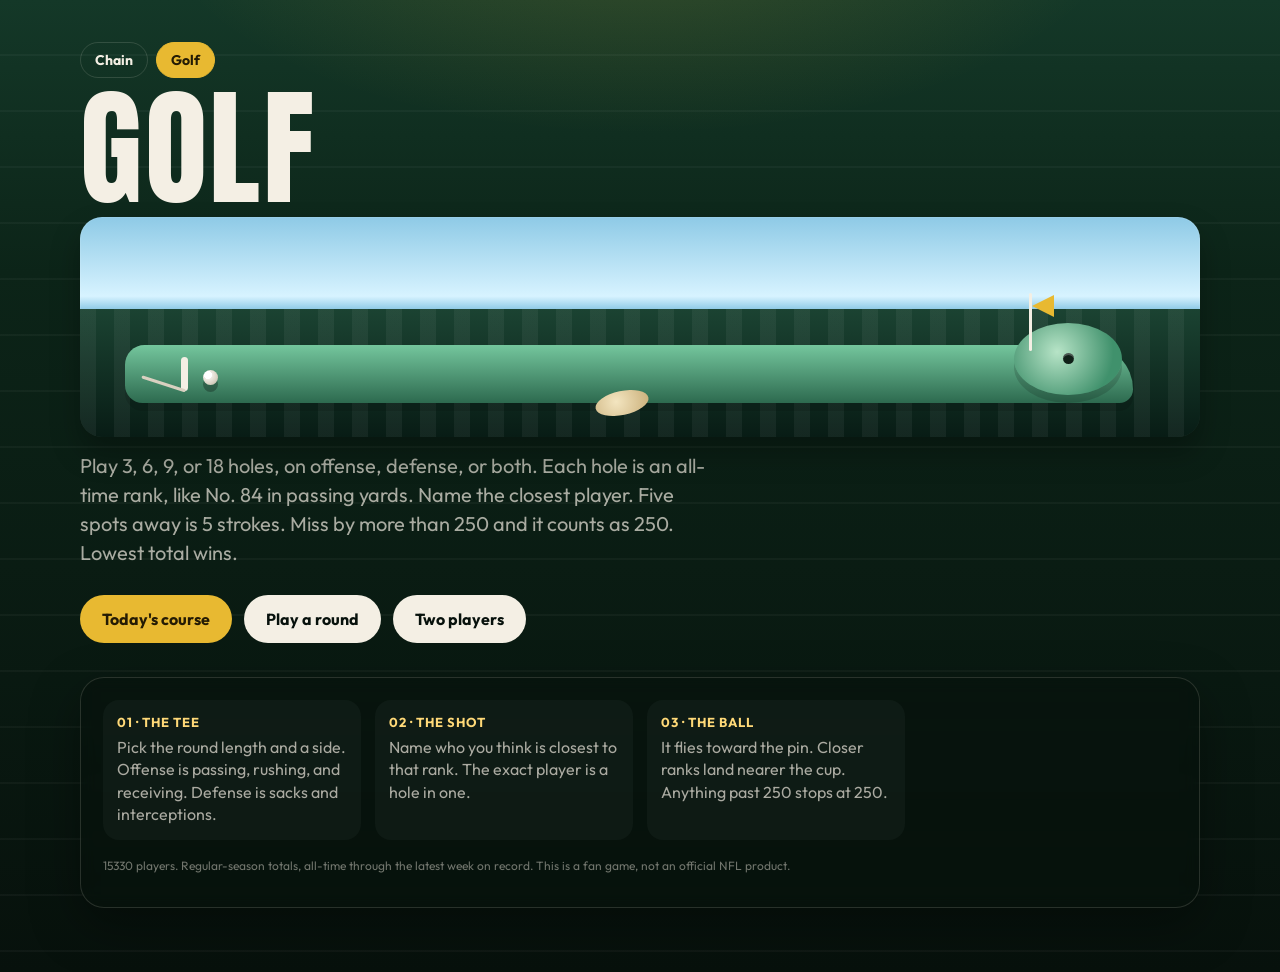
<file: golf.html>
<!DOCTYPE html>
<html lang="en">
  <head>
    <meta charset="UTF-8" />
    <meta name="viewport" content="width=device-width, initial-scale=1" />
    <meta name="theme-color" content="#07110c" />
    <title>NFL Golf</title>
    <link rel="preconnect" href="https://fonts.googleapis.com" />
    <link rel="preconnect" href="https://fonts.gstatic.com" crossorigin />
    <link
      href="https://fonts.googleapis.com/css2?family=Anton&family=Outfit:wght@400;500;600;700&display=swap"
      rel="stylesheet"
    />
    <link rel="stylesheet" href="css/styles.css?v=golf7" />
  </head>
  <body>
    <div id="app"></div>
    <script src="js/golf-stats.js?v=golf4"></script>
    <script src="js/golf.js?v=golf7"></script>
  </body>
</html>
</file>
<file: css/styles.css>
:root {
  --ink: #07110c;
  --field: #123524;
  --field-2: #0c2418;
  --paper: #f4efe4;
  --paper-2: #e7e0d0;
  --gold: #e8b931;
  --gold-2: #ffd978;
  --mint: #8ee7b0;
  --red: #ff6b57;
  --muted: rgba(244, 239, 228, 0.68);
  --line: rgba(244, 239, 228, 0.14);
  --shadow: 0 18px 50px rgba(0, 0, 0, 0.35);
  --display: "Anton", Impact, sans-serif;
  --body: "Outfit", "Segoe UI", sans-serif;
}

* { box-sizing: border-box; }

html, body {
  margin: 0;
  min-height: 100%;
}

body {
  font-family: var(--body);
  color: var(--paper);
  background:
    radial-gradient(900px 420px at 50% -10%, rgba(232, 185, 49, 0.18), transparent 55%),
    repeating-linear-gradient(
      to bottom,
      transparent 0 54px,
      rgba(255, 255, 255, 0.035) 54px 56px
    ),
    linear-gradient(180deg, #143828 0%, var(--field-2) 28%, var(--ink) 100%);
  min-height: 100vh;
}

button, input { font-family: inherit; }

button { cursor: pointer; }

#app { min-height: 100vh; }

.wrap {
  width: min(1120px, calc(100% - 32px));
  margin: 0 auto;
}

.home {
  padding: 42px 0 64px;
}

.brand {
  display: flex;
  align-items: center;
  gap: 14px;
}

.ball {
  width: 54px;
  height: 34px;
  border-radius: 50%;
  background: radial-gradient(circle at 35% 40%, #fff, #d7d1c4 55%, #b7ad9b);
  position: relative;
  box-shadow: inset 0 -6px 0 rgba(0, 0, 0, 0.08), 0 8px 16px rgba(0, 0, 0, 0.25);
}

.ball::before,
.ball::after {
  content: "";
  position: absolute;
  left: 50%;
  top: 4px;
  bottom: 4px;
  width: 2px;
  background: #6d6456;
  transform: translateX(-50%);
}

.ball::after {
  width: 18px;
  height: 2px;
  top: 50%;
  bottom: auto;
  background: transparent;
  box-shadow: -6px 0 0 #6d6456, 6px 0 0 #6d6456;
}

.eyebrow {
  letter-spacing: 0.22em;
  text-transform: uppercase;
  font-size: 12px;
  font-weight: 700;
  color: var(--gold-2);
  margin: 0 0 4px;
}

h1, h2, .num, .display {
  font-family: var(--display);
  font-weight: 400;
  letter-spacing: 0.02em;
  margin: 0;
}

h1 {
  font-size: clamp(72px, 12vw, 128px);
  line-height: 0.82;
}

.lede {
  max-width: 640px;
  font-size: 20px;
  line-height: 1.45;
  color: var(--muted);
  margin: 14px 0 0;
}

.mode-row, .setup-actions, .overlay-actions {
  display: flex;
  flex-wrap: wrap;
  gap: 12px;
  margin-top: 28px;
}

.btn {
  border: 0;
  border-radius: 999px;
  padding: 14px 22px;
  font-size: 16px;
  font-weight: 700;
  background: var(--paper);
  color: var(--ink);
  transition: transform 0.15s ease, background 0.15s ease;
}

.btn:hover { transform: translateY(-1px); }

.btn.primary {
  background: var(--gold);
  color: #241b04;
}

.btn.ghost {
  background: transparent;
  color: var(--paper);
  border: 1px solid var(--line);
}

.btn.danger {
  background: transparent;
  color: #ffd0c8;
  border: 1px solid rgba(255, 107, 87, 0.45);
}

.btn:disabled {
  opacity: 0.45;
  cursor: default;
  transform: none;
}

.panel {
  margin-top: 34px;
  background: rgba(7, 17, 12, 0.55);
  border: 1px solid var(--line);
  border-radius: 24px;
  padding: 22px;
  box-shadow: var(--shadow);
  backdrop-filter: blur(8px);
}

.steps {
  display: grid;
  grid-template-columns: repeat(4, 1fr);
  gap: 14px;
  margin: 0;
  padding: 0;
  list-style: none;
}

.steps li {
  background: rgba(255, 255, 255, 0.03);
  border-radius: 16px;
  padding: 14px;
  min-height: 128px;
}

.steps strong {
  display: block;
  color: var(--gold-2);
  font-size: 13px;
  letter-spacing: 0.08em;
  text-transform: uppercase;
  margin-bottom: 6px;
}

.steps p { margin: 0; color: var(--muted); line-height: 1.4; }

.example-label {
  margin: 22px 0 10px;
  color: var(--muted);
}

.chain {
  display: flex;
  gap: 0;
  overflow-x: auto;
  padding: 8px 4px 16px;
  scroll-snap-type: x proximity;
}

.chain.demo { overflow-x: auto; }
.chain.demo .linkball { width: 168px; height: 168px; flex-basis: 168px; }
.chain.demo .digits { font-size: 84px; }

.chain::-webkit-scrollbar { height: 8px; }
.chain::-webkit-scrollbar-thumb { background: rgba(232, 185, 49, 0.45); border-radius: 99px; }

.join {
  width: 28px;
  flex: 0 0 28px;
  align-self: center;
  height: 8px;
  background: linear-gradient(90deg, var(--gold), var(--gold-2));
  position: relative;
}

.join::before,
.join::after {
  content: "";
  position: absolute;
  top: 50%;
  width: 10px;
  height: 10px;
  border: 2px solid var(--gold-2);
  border-radius: 3px;
  transform: translateY(-50%) rotate(45deg);
  background: var(--ink);
}

.join::before { left: -2px; }
.join::after { right: -2px; }

.linkball {
  scroll-snap-align: center;
  width: 210px;
  height: 210px;
  flex: 0 0 210px;
  container-type: size;
  border-radius: 50%;
  position: relative;
  overflow: hidden;
  display: grid;
  place-items: center;
  background:
    radial-gradient(circle at 50% 35%, rgba(255, 255, 255, 0.16), transparent 58%),
    #163028;
  box-shadow: var(--shadow), inset 0 0 0 3px rgba(244, 239, 228, 0.12);
}

.linkball.now {
  box-shadow: var(--shadow), inset 0 0 0 4px var(--gold);
  transform: translateY(-4px);
}

.linkball.lock {
  animation: lock-in 0.48s cubic-bezier(0.2, 0.8, 0.2, 1) both;
}

.linkball.lock::after,
.linkball.photo.reveal::after {
  content: "";
  position: absolute;
  inset: 0;
  border-radius: 50%;
  background: radial-gradient(circle at 50% 32%, #2f8a58, #0c1c16 72%);
  animation: jersey-fill 0.62s ease forwards;
  pointer-events: none;
}

.linkball.photo.reveal .mug {
  animation: mug-in 0.7s ease both;
}

.linkball.photo .caption { z-index: 2; }

.join.lock {
  transform-origin: left center;
  animation: join-lock 0.34s ease both;
}

.chain.broken { overflow: visible; }

.linkball.drop {
  z-index: 3;
  animation: drop-link 0.62s cubic-bezier(0.4, 0, 0.8, 1) forwards;
}

.join.snap {
  transform-origin: left center;
  animation: snap-join 0.28s ease forwards;
}

.linkball.name { background: radial-gradient(circle at 50% 32%, #245c40, #0c1c16 72%); }

.linkball.numeral { background: radial-gradient(circle at 50% 32%, #245c40, #0c1c16 72%); }

.linkball.club { background: radial-gradient(circle at 50% 42%, #1c2c38, #101820 70%); }

.linkball .who {
  margin: 0;
  width: 82%;
  height: auto;
  padding: 0;
  display: flex;
  flex-direction: column;
  align-items: center;
  justify-content: center;
  gap: 1px;
  text-align: center;
  font-family: var(--display);
  font-size: 20cqmin;
  font-weight: 400;
  letter-spacing: 0.02em;
  line-height: 0.9;
  text-transform: uppercase;
  color: var(--paper);
}

.linkball .who span { display: block; max-width: 100%; }
.linkball .who.mid { font-size: 15cqmin; }
.linkball .who.small { font-size: 12cqmin; letter-spacing: 0.01em; }

.linkball .digits {
  margin: 0;
  font-family: var(--display);
  font-size: 112px;
  line-height: 0.8;
  color: var(--gold-2);
  text-shadow: 0 8px 0 rgba(0, 0, 0, 0.28);
}

.linkball .digits.tens { font-size: 92px; }

.linkball .crest {
  width: 72%;
  height: 72%;
  object-fit: contain;
}

.linkball .mug {
  width: 100%;
  height: 100%;
  object-fit: cover;
  object-position: center 18%;
}

.linkball .caption {
  position: absolute;
  left: 16%;
  right: 16%;
  bottom: 12%;
  margin: 0;
  padding: 0;
  display: flex;
  flex-direction: column;
  align-items: center;
  color: var(--paper);
  text-align: center;
  font-size: 8cqmin;
  font-weight: 700;
  line-height: 1.05;
  text-shadow: 0 1px 2px #000, 0 0 8px #000;
}

.linkball .caption span { display: block; max-width: 100%; }

.linkball.no-photo .mug { display: none; }

.chain-score { min-width: 132px; }
.chain-score strong { font-size: 36px; }

.board {
  min-height: 100vh;
  display: flex;
  flex-direction: column;
  padding: 18px 0 28px;
}

.topbar, .play-row, .name-row {
  display: flex;
  align-items: center;
  justify-content: space-between;
  gap: 12px;
}

.scores {
  display: flex;
  gap: 8px;
  align-items: center;
}

.score {
  background: rgba(7, 17, 12, 0.55);
  border: 1px solid var(--line);
  border-radius: 14px;
  padding: 8px 12px;
  min-width: 112px;
}

.score.on { border-color: var(--gold); }

.score span { display: block; color: var(--muted); font-size: 12px; }

.score strong {
  font-family: var(--display);
  font-size: 28px;
  font-weight: 400;
}

.clock {
  width: 74px;
  height: 74px;
  border-radius: 50%;
  display: grid;
  place-items: center;
  background: rgba(7, 17, 12, 0.7);
  border: 3px solid var(--gold);
  font-family: var(--display);
  font-size: 32px;
}

.clock.hot {
  border-color: var(--red);
  color: #ffd0c8;
  animation: pulse 0.8s ease-in-out infinite;
}

.clock.off { font-size: 28px; }

@keyframes pulse {
  50% { transform: scale(1.04); }
}

.prompt-block { margin: 18px 0 6px; }

.prompt-block h2 {
  font-family: var(--body);
  font-weight: 700;
  font-size: clamp(26px, 4vw, 40px);
  letter-spacing: 0;
  line-height: 1.15;
}

.turn-name { color: var(--gold-2); }

.msg {
  min-height: 24px;
  margin: 8px 0 0;
  font-weight: 700;
}

.msg.bad { color: #ffb1a6; }
.msg.good { color: var(--mint); }

.play-row { align-items: flex-start; margin-top: 8px; }

.search {
  position: relative;
  flex: 1;
}

.search input {
  width: 100%;
  border: 0;
  border-radius: 16px;
  padding: 16px 18px;
  font-size: 18px;
  background: var(--paper);
  color: var(--ink);
  outline: 3px solid transparent;
}

.search input:focus { outline-color: var(--gold); }

.suggestions {
  position: absolute;
  z-index: 5;
  left: 0;
  right: 0;
  top: calc(100% + 6px);
  background: var(--paper);
  color: var(--ink);
  border-radius: 16px;
  overflow: hidden;
  box-shadow: var(--shadow);
}

.suggestions button {
  width: 100%;
  text-align: left;
  border: 0;
  background: transparent;
  padding: 12px 14px;
  display: flex;
  justify-content: space-between;
  gap: 12px;
  font-size: 16px;
}

.suggestions button.on, .suggestions button:hover { background: #efe6d1; }

.suggestions small { color: #5d564b; }

.icon-btn {
  width: 44px;
  height: 44px;
  border-radius: 50%;
  border: 1px solid var(--line);
  background: rgba(7, 17, 12, 0.45);
  color: var(--paper);
}

.hero-card { margin-top: 8px; }

.setup, .overlay {
  width: min(720px, calc(100% - 32px));
  margin: 48px auto;
}

.field {
  display: flex;
  flex-direction: column;
  gap: 6px;
  margin-bottom: 14px;
}

.field span { font-size: 13px; letter-spacing: 0.08em; text-transform: uppercase; color: var(--gold-2); }

.choices { display: flex; flex-wrap: wrap; gap: 8px; }

.choices button {
  border-radius: 999px;
  border: 1px solid var(--line);
  background: transparent;
  color: var(--paper);
  padding: 10px 14px;
}

.choices button.on {
  background: var(--gold);
  color: #241b04;
  border-color: var(--gold);
}

.text-input, .setup input[type="text"] {
  border: 0;
  border-radius: 14px;
  padding: 12px 14px;
  font-size: 16px;
  background: var(--paper);
  color: var(--ink);
}

.overlay {
  position: fixed;
  inset: 0;
  background: rgba(5, 10, 8, 0.72);
  display: grid;
  place-items: center;
  padding: 20px;
  z-index: 20;
}

.sheet {
  width: min(560px, 100%);
  background: #10261b;
  border: 1px solid var(--line);
  border-radius: 24px;
  padding: 28px;
  box-shadow: var(--shadow);
}

.sheet h2 {
  font-size: clamp(40px, 8vw, 64px);
  line-height: 0.9;
  margin-bottom: 8px;
}

.sheet p { color: var(--muted); line-height: 1.45; }

.reveals {
  display: flex;
  flex-wrap: wrap;
  gap: 8px;
  margin: 12px 0 0;
  padding: 0;
  list-style: none;
}

.reveals li {
  background: rgba(232, 185, 49, 0.15);
  color: var(--gold-2);
  border-radius: 999px;
  padding: 6px 10px;
  font-weight: 700;
}

.thinking { color: var(--gold-2); }

.shake { animation: shake 0.35s linear; }

@keyframes shake {
  25% { transform: translateX(-4px); }
  50% { transform: translateX(4px); }
  75% { transform: translateX(-3px); }
}

.fine {
  margin-top: 18px;
  color: rgba(244, 239, 228, 0.45);
  font-size: 12px;
}

a.btn { text-decoration: none; display: inline-flex; align-items: center; }

.game-nav {
  display: flex;
  gap: 8px;
  margin-bottom: 18px;
}

.game-nav a {
  text-decoration: none;
  color: var(--paper);
  border: 1px solid var(--line);
  border-radius: 999px;
  padding: 8px 14px;
  font-weight: 700;
  font-size: 14px;
}

.game-nav a.on {
  background: var(--gold);
  color: #241b04;
  border-color: var(--gold);
}

.pin {
  width: 48px;
  height: 62px;
  position: relative;
  margin-bottom: 6px;
}

.pin::before {
  content: "";
  position: absolute;
  left: 8px;
  top: 0;
  bottom: 0;
  width: 3px;
  border-radius: 2px;
  background: var(--paper);
}

.pin::after {
  content: "";
  position: absolute;
  left: 11px;
  top: 3px;
  border-style: solid;
  border-width: 13px 24px 13px 0;
  border-color: transparent var(--gold) transparent transparent;
}

.target-num {
  font-family: var(--display);
  font-size: clamp(76px, 16vw, 128px);
  line-height: 0.82;
  color: var(--gold-2);
  margin: 6px 0 0;
}

.hole-copy {
  max-width: 560px;
  color: var(--muted);
  font-size: 18px;
  line-height: 1.45;
  margin: 12px 0 0;
}

.scorecard {
  width: 100%;
  border-collapse: collapse;
  margin-top: 8px;
}

.scorecard th,
.scorecard td {
  padding: 10px 8px;
  text-align: center;
  border-bottom: 1px solid var(--line);
}

.scorecard th:first-child,
.scorecard td:first-child { text-align: left; }

.scorecard .tot { color: var(--gold-2); }

.miss { color: #ffd0c8; min-height: 1.2em; margin: 10px 0 0; }

.reveal {
  margin-top: 16px;
  display: grid;
  gap: 8px;
}

.reveal p { margin: 0; color: var(--muted); line-height: 1.4; }

.reveal strong { color: var(--paper); }

.ace { color: var(--mint); font-weight: 700; }

.stat-title {
  font-size: clamp(36px, 6vw, 64px);
  text-transform: uppercase;
}

.call { animation: spawn 0.4s ease both; }

.board-label {
  margin: 14px 0 0;
  letter-spacing: 0.16em;
  text-transform: uppercase;
  font-size: 12px;
  font-weight: 700;
  color: var(--gold-2);
}

.board {
  list-style: none;
  margin: 10px 0 0;
  padding: 0;
  display: grid;
  gap: 8px;
}

.board li {
  animation: spawn 0.45s ease both;
}

.board .row {
  display: grid;
  grid-template-columns: 58px 1fr auto;
  gap: 10px;
  align-items: center;
  padding: 10px 12px;
  border-radius: 16px;
  background: rgba(255, 255, 255, 0.04);
  border: 1px solid transparent;
}

.board .rk {
  font-family: var(--display);
  font-size: 30px;
  line-height: 1;
  color: var(--gold-2);
}

.board .nm b { display: block; font-size: 16px; }

.board .nm small { color: var(--muted); }

.board .st {
  font-variant-numeric: tabular-nums;
  color: var(--paper);
  font-weight: 700;
}

.board .row.flag {
  background: rgba(232, 185, 49, 0.16);
  border-color: var(--gold);
}

.board .row.you {
  border-color: var(--mint);
  box-shadow: inset 4px 0 0 var(--mint);
}

.board .row.you.flag { box-shadow: inset 4px 0 0 var(--gold); }

.board .gap {
  text-align: center;
  letter-spacing: 0.45em;
  color: var(--muted);
  padding: 2px 0;
}

.course {
  position: relative;
  height: 220px;
  margin: 16px 0 8px;
  border-radius: 22px;
  overflow: hidden;
  background: linear-gradient(180deg, #8ecae6 0%, #d7f3ff 36%, #8ecae6 42%, transparent 42%);
  box-shadow: inset 0 0 0 1px rgba(255, 255, 255, 0.08), 0 16px 30px rgba(0, 0, 0, 0.28);
}

.course .sky i {
  position: absolute;
  height: 16px;
  border-radius: 20px;
  background: rgba(255, 255, 255, 0.82);
  animation: drift 22s linear infinite;
}

.course .sky i:first-child { width: 74px; top: 22px; left: -90px; }
.course .sky i:last-child { width: 42px; top: 52px; left: -50px; animation-duration: 30s; animation-delay: -10s; }

.course .grass {
  position: absolute;
  left: 0;
  right: 0;
  bottom: 0;
  height: 58%;
  background:
    repeating-linear-gradient(90deg, rgba(255, 255, 255, 0.05) 0 16px, transparent 16px 34px),
    linear-gradient(#1b4332, #081c15);
}

.course .fairway {
  position: absolute;
  left: 4%;
  right: 6%;
  bottom: 34px;
  height: 58px;
  border-radius: 40px 90px 28px 36px;
  background: linear-gradient(#74c69d, #2d6a4f);
  box-shadow: 0 8px 0 rgba(0, 0, 0, 0.12);
}

.course .bunker {
  position: absolute;
  left: 46%;
  bottom: 22px;
  width: 54px;
  height: 24px;
  border-radius: 50%;
  background: radial-gradient(circle at 40% 40%, #f3e5c0, #c9ae78);
  transform: rotate(-12deg);
}

.course .green {
  position: absolute;
  right: 7%;
  bottom: 42px;
  width: 108px;
  height: 72px;
  border-radius: 50%;
  background: radial-gradient(circle at 40% 40%, #b7e4c7, #40916c 72%);
  box-shadow: 0 8px 0 rgba(0, 0, 0, 0.15);
}

.course .green b {
  position: absolute;
  left: 46%;
  top: 42%;
  width: 11px;
  height: 11px;
  border-radius: 50%;
  background: #102018;
  box-shadow: inset 0 2px 0 rgba(255, 255, 255, 0.25);
}

.course .flag {
  position: absolute;
  right: 15%;
  bottom: 86px;
  width: 3px;
  height: 58px;
  background: var(--paper);
  border-radius: 2px;
}

.course .flag i {
  position: absolute;
  left: 3px;
  top: 2px;
  border-style: solid;
  border-width: 11px 22px 11px 0;
  border-color: transparent var(--gold) transparent transparent;
  transform-origin: left center;
  animation: wave 1.15s ease-in-out infinite;
}

.course .golfer {
  position: absolute;
  left: 9%;
  bottom: 46px;
  width: 7px;
  height: 34px;
  border-radius: 6px;
  background: var(--paper);
}

.course .club {
  position: absolute;
  left: 3px;
  bottom: 0;
  width: 3px;
  height: 46px;
  border-radius: 2px;
  background: #d9d0c0;
  transform-origin: bottom center;
  transform: rotate(-72deg);
}

.course.played .club { animation: swing 0.42s ease-in forwards; }

.gball {
  position: absolute;
  left: 11%;
  bottom: 52px;
  width: 15px;
  height: 15px;
  border-radius: 50%;
  background:
    radial-gradient(circle at 32% 32%, #fff 0 28%, transparent 29%),
    radial-gradient(circle at 35% 35%, #fff, #ddd6c8 58%, #b7ad9b);
  box-shadow: 0 7px 0 rgba(0, 0, 0, 0.28);
  z-index: 2;
}

.gball b {
  position: absolute;
  left: 50%;
  bottom: 18px;
  transform: translateX(-50%);
  background: var(--gold);
  color: #241b04;
  border-radius: 999px;
  padding: 1px 6px;
  font-size: 12px;
  font-weight: 800;
  opacity: 0;
}

.course.played .gball.fair,
.course.played .gball.ace {
  animation: drive 1.05s cubic-bezier(0.18, 0.7, 0.28, 1) 0.32s forwards;
}

.course.played .gball.wide {
  animation: shank 0.9s cubic-bezier(0.2, 0.7, 0.3, 1) 0.32s forwards;
}

.course.played .gball.ace {
  animation: drive 1.05s cubic-bezier(0.18, 0.7, 0.28, 1) 0.32s forwards, sink 0.35s ease 1.45s forwards;
}

.course.played .gball.lag { animation-delay: 0.55s; }
.course.played .gball.lag.ace { animation-delay: 0.55s, 1.7s; }

.course.played .gball b { animation: pop 0.3s ease 1.4s forwards; }
.course.played .gball.lag b { animation-delay: 1.7s; }

.ace-banner {
  position: absolute;
  left: 50%;
  top: 16px;
  margin: 0;
  transform: translateX(-50%) scale(0.8);
  font-family: var(--display);
  font-size: 32px;
  letter-spacing: 0.04em;
  color: var(--gold-2);
  text-shadow: 0 4px 0 rgba(0, 0, 0, 0.25);
  opacity: 0;
  animation: banner 0.45s ease 1.35s forwards;
}

.score-line {
  margin: 16px 0 0;
  font-weight: 700;
  letter-spacing: 0.01em;
}

.scorecard-wrap { overflow-x: auto; }

.scorecard.long th,
.scorecard.long td {
  padding: 8px 5px;
  font-size: 13px;
}

.scorecard td.now {
  color: var(--gold-2);
  font-weight: 800;
}

.scorecard td.sub { color: var(--mint); }

@keyframes drift {
  to { transform: translateX(140vw); }
}

@keyframes wave {
  50% { transform: skewX(-8deg) scaleX(0.9); }
}

@keyframes swing {
  0% { transform: rotate(-72deg); }
  70% { transform: rotate(24deg); }
  100% { transform: rotate(8deg); }
}

@keyframes drive {
  0% { left: 11%; bottom: 52px; }
  42% { bottom: 158px; }
  100% { left: var(--land); bottom: 58px; }
}

@keyframes shank {
  0% { left: 11%; bottom: 52px; }
  40% { left: 30%; bottom: 120px; }
  100% { left: 20%; bottom: 16px; }
}

@keyframes sink {
  to { transform: scale(0.2); opacity: 0; }
}

@keyframes pop {
  to { opacity: 1; }
}

@keyframes banner {
  to { opacity: 1; transform: translateX(-50%) scale(1); }
}

@keyframes spawn {
  from { opacity: 0; transform: translateY(16px); }
  to { opacity: 1; transform: none; }
}

@keyframes lock-in {
  0% { transform: translate(42px, 22px) scale(0.7) rotate(8deg); opacity: 0; }
  58% { transform: translate(-8px, -12px) scale(1.06) rotate(-2deg); opacity: 1; }
  100% { transform: translateY(-4px) scale(1); opacity: 1; }
}

@keyframes jersey-fill {
  0% { opacity: 0.92; }
  100% { opacity: 0; }
}

@keyframes mug-in {
  from { opacity: 0; transform: scale(1.06); }
  to { opacity: 1; transform: none; }
}

@keyframes join-lock {
  from { transform: scaleX(0); opacity: 0; }
  to { transform: scaleX(1); opacity: 1; }
}

@keyframes drop-link {
  0% { transform: translateY(-4px) rotate(0deg); opacity: 1; }
  18% { transform: translateY(-14px) rotate(-8deg); opacity: 1; }
  100% { transform: translateY(120px) rotate(26deg); opacity: 0; }
}

@keyframes snap-join {
  to { transform: scaleX(0.2) rotate(14deg); opacity: 0; }
}

@media (max-width: 800px) {
  .chain.demo { overflow-x: auto; }
  .chain.demo .linkball, .linkball { width: 168px; height: 168px; flex-basis: 168px; }
  .linkball .digits { font-size: 78px; }
  .steps { grid-template-columns: 1fr 1fr; }
  .topbar { flex-wrap: wrap; }
  .play-row { flex-direction: column; }
  .play-row .btn { width: 100%; }
  h1 { font-size: 76px; }
}

@media (prefers-reduced-motion: reduce) {
  .clock.hot, .shake, .btn, .board li, .call,
  .course .sky i, .course .flag i, .course .club, .gball, .gball b, .ace-banner,
  .linkball.lock, .linkball.lock::after, .linkball.photo.reveal .mug, .linkball.photo.reveal::after,
  .join.lock, .linkball.drop, .join.snap {
    animation: none;
    transition: none;
  }
  .linkball.drop { opacity: 1; transform: translateY(-4px); }
  .course.played .gball.fair,
  .course.played .gball.ace { left: var(--land); bottom: 58px; }
  .course.played .gball.wide { left: 20%; bottom: 16px; }
  .course.played .gball b, .ace-banner { opacity: 1; }
}
</file>
